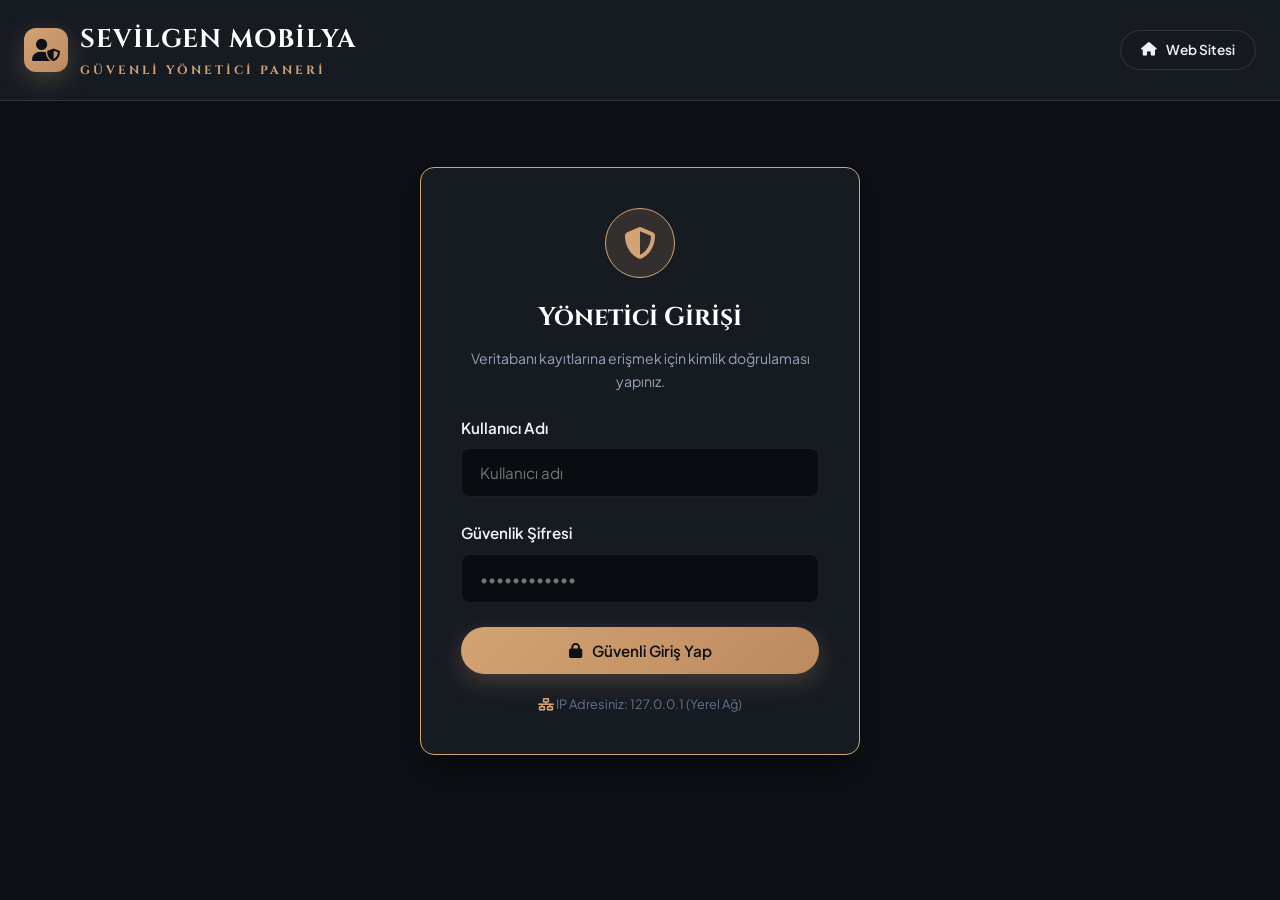
<file: admin.html>
<!DOCTYPE html>
<html lang="tr">
<head>
  <meta charset="UTF-8">
  <meta name="viewport" content="width=device-width, initial-scale=1.0">
  <title>Sevilgen Mobilya | Güvenli Yönetici Paneli & Veritabanı</title>
  <meta name="description" content="Sevilgen Mobilya Yönetici Paneli - Şifreli veritabanı, teklif yönetimi ve IP güvenlik logları.">
  <link rel="stylesheet" href="./style.css">
  <style>
    .admin-header {
      background: #161b22;
      border-bottom: 1px solid var(--border-color);
      padding: 20px 0;
    }

    .login-wrapper {
      min-height: 80vh;
      display: flex;
      align-items: center;
      justify-content: center;
      padding: 20px;
    }

    .login-card {
      background: var(--bg-card);
      border: 1px solid var(--accent-gold);
      border-radius: var(--radius-md);
      padding: 40px;
      width: 100%;
      max-width: 440px;
      box-shadow: 0 15px 40px rgba(0, 0, 0, 0.6);
      text-align: center;
      animation: fadeIn 0.4s ease forwards;
    }

    .login-icon {
      width: 70px;
      height: 70px;
      border-radius: 50%;
      background: rgba(212, 163, 115, 0.15);
      border: 1px solid var(--accent-gold);
      color: var(--accent-gold);
      display: flex;
      align-items: center;
      justify-content: center;
      font-size: 2rem;
      margin: 0 auto 20px;
    }

    .login-error {
      background: rgba(239, 68, 68, 0.15);
      border: 1px solid #ef4444;
      color: #fca5a5;
      padding: 12px;
      border-radius: var(--radius-sm);
      font-size: 0.88rem;
      margin-bottom: 20px;
      display: none;
    }

    #adminDashboardContent {
      display: none;
    }

    .admin-stats-grid {
      display: grid;
      grid-template-columns: repeat(auto-fit, minmax(220px, 1fr));
      gap: 20px;
      margin-bottom: 40px;
    }

    .stat-card {
      background: var(--bg-card);
      border: 1px solid var(--border-light);
      border-radius: var(--radius-md);
      padding: 24px;
      position: relative;
    }

    .stat-card-title {
      font-size: 0.85rem;
      color: var(--text-muted);
      text-transform: uppercase;
      letter-spacing: 1px;
    }

    .stat-card-value {
      font-family: var(--font-heading);
      font-size: 2.2rem;
      font-weight: 700;
      color: var(--accent-gold);
      margin: 8px 0;
    }

    .db-table-wrapper {
      background: var(--bg-card);
      border: 1px solid var(--border-light);
      border-radius: var(--radius-md);
      overflow-x: auto;
      box-shadow: var(--shadow-md);
      margin-bottom: 40px;
    }

    .db-table {
      width: 100%;
      border-collapse: collapse;
      text-align: left;
      font-size: 0.9rem;
    }

    .db-table th {
      background: #090c10;
      color: var(--accent-gold);
      padding: 16px;
      border-bottom: 1px solid var(--border-color);
      font-family: var(--font-heading);
    }

    .db-table td {
      padding: 16px;
      border-bottom: 1px solid var(--border-light);
      color: var(--text-main);
    }

    .db-table tr:hover {
      background: var(--bg-card-hover);
    }

    .badge-status {
      padding: 4px 12px;
      border-radius: var(--radius-full);
      font-size: 0.75rem;
      font-weight: 600;
      text-transform: uppercase;
      display: inline-block;
    }

    .badge-success-log { background: rgba(34, 197, 94, 0.2); color: #4ade80; border: 1px solid #22c55e; }
    .badge-failed-log { background: rgba(239, 68, 68, 0.25); color: #fca5a5; border: 1px solid #ef4444; }

    .search-filter-bar {
      display: flex;
      gap: 16px;
      margin-bottom: 24px;
      flex-wrap: wrap;
      justify-content: space-between;
      align-items: center;
    }

    .search-input {
      max-width: 320px;
    }
  </style>
</head>
<body>

  <!-- Admin Header -->
  <header class="admin-header">
    <div class="container" style="display:flex; justify-content:space-between; align-items:center;">
      <a href="index.html" class="logo">
        <div class="logo-icon"><i class="fa-solid fa-user-shield"></i></div>
        <div>
          <span>SEVİLGEN MOBİLYA</span>
          <span style="display:block; font-size: 0.75rem; color: var(--accent-gold); letter-spacing: 3px;">GÜVENLİ YÖNETİCİ PANERİ</span>
        </div>
      </a>

      <div style="display:flex; gap:12px; align-items:center;">
        <a href="index.html" class="btn btn-outline" style="padding:8px 20px; font-size:0.85rem;"><i class="fa-solid fa-house"></i> Web Sitesi</a>
        <button id="logoutBtn" class="btn btn-outline" style="padding:8px 20px; font-size:0.85rem; color:#ef4444; border-color:rgba(239,68,68,0.4); display:none;" onclick="logoutAdmin()">
          <i class="fa-solid fa-right-from-bracket"></i> Çıkış Yap
        </button>
      </div>
    </div>
  </header>

  <!-- 1. LOGIN SCREEN -->
  <div id="loginScreen" class="login-wrapper">
    <div class="login-card">
      <div class="login-icon">
        <i class="fa-solid fa-shield-halved"></i>
      </div>
      <h2 style="font-family: var(--font-heading); font-size: 1.6rem; color: #fff; margin-bottom: 8px;">Yönetici Girişi</h2>
      <p style="color: var(--text-muted); font-size: 0.88rem; margin-bottom: 24px;">Veritabanı kayıtlarına erişmek için kimlik doğrulaması yapınız.</p>

      <div id="loginErrorMsg" class="login-error">
        <i class="fa-solid fa-triangle-exclamation"></i> Hatalı kullanıcı adı veya şifre! (Giriş denemesi ve IP adresiniz veritabanına kaydedildi)
      </div>

      <form id="adminLoginForm">
        <div class="form-group" style="text-align: left;">
          <label class="form-label">Kullanıcı Adı</label>
          <input type="text" id="adminUsername" class="form-control" placeholder="Kullanıcı adı" required autocomplete="off">
        </div>

        <div class="form-group" style="text-align: left; margin-bottom: 24px;">
          <label class="form-label">Güvenlik Şifresi</label>
          <input type="password" id="adminPassword" class="form-control" placeholder="••••••••••••" required>
        </div>

        <button type="submit" class="btn btn-primary" style="width: 100%; padding: 14px;">
          <i class="fa-solid fa-lock"></i> Güvenli Giriş Yap
        </button>
      </form>

      <div style="margin-top: 20px; font-size: 0.8rem; color: var(--text-dim);">
        <i class="fa-solid fa-network-wired text-gold"></i> IP Adresiniz: <span id="detectedUserIp">Tespit ediliyor...</span>
      </div>
    </div>
  </div>

  <!-- 2. ADMIN DASHBOARD CONTENT -->
  <main id="adminDashboardContent" class="section-padding container">

    <!-- Stat Summary Widgets -->
    <div class="admin-stats-grid">
      <div class="stat-card">
        <div class="stat-card-title">Toplam Gelen Teklif</div>
        <div id="statTotalCount" class="stat-card-value">0</div>
        <span style="font-size:0.8rem; color:var(--text-muted);"><i class="fa-solid fa-envelope text-gold"></i> Form ve teklif istemleri</span>
      </div>

      <div class="stat-card">
        <div class="stat-card-title">Toplam Verilen Fiyat Hacmi</div>
        <div id="statTotalSum" class="stat-card-value">0 ₺</div>
        <span style="font-size:0.8rem; color:var(--text-muted);"><i class="fa-solid fa-chart-line text-gold"></i> Veritabanındaki hesaplanan bütçe</span>
      </div>

      <div class="stat-card">
        <div class="stat-card-title">Hatalı Giriş Denemesi</div>
        <div id="statFailedLogins" class="stat-card-value" style="color: #ef4444;">0</div>
        <span style="font-size:0.8rem; color:var(--text-muted);"><i class="fa-solid fa-user-shield text-gold"></i> IP tabanlı güvenlik logları</span>
      </div>

      <div class="stat-card">
        <div class="stat-card-title">Giriş IP Adresiniz</div>
        <div id="statCurrentIp" class="stat-card-value" style="font-size:1.1rem; margin:16px 0; color:#4ade80;">127.0.0.1</div>
        <span style="font-size:0.8rem; color:var(--text-muted);"><i class="fa-solid fa-network-wired text-gold"></i> SQLite & MySQL REST API</span>
      </div>
    </div>

    <!-- Section 1: Customer Quotes Database Table -->
    <div style="margin-bottom: 20px; display:flex; justify-content:space-between; align-items:center;">
      <h3 style="font-family: var(--font-heading); color:#fff;"><i class="fa-solid fa-table-list text-gold"></i> Müşteri Teklif & Ölçü Veritabanı</h3>
    </div>

    <div class="search-filter-bar">
      <div style="display:flex; gap:12px; flex:1; flex-wrap:wrap;">
        <input type="text" id="adminSearchInput" class="form-control search-input" placeholder="Müşteri adı veya telefon ara...">
        
        <select id="adminStatusFilter" class="form-select" style="max-width: 200px;">
          <option value="all">Tüm Durumlar</option>
          <option value="Yeni">Yeni</option>
          <option value="Arandı">Arandı</option>
          <option value="Teklif Verildi">Teklif Verildi</option>
          <option value="Sipariş Oluştu">Sipariş Oluştu</option>
        </select>
      </div>

      <div style="display:flex; gap:12px;">
        <button id="exportCsvBtn" class="btn btn-outline" style="padding:10px 20px; font-size:0.85rem;">
          <i class="fa-solid fa-file-excel text-gold"></i> CSV / Excel İndir
        </button>
        <button id="addTestQuoteBtn" class="btn btn-primary" style="padding:10px 20px; font-size:0.85rem;">
          <i class="fa-solid fa-plus"></i> Test Teklifi Ekle
        </button>
      </div>
    </div>

    <div class="db-table-wrapper">
      <table class="db-table">
        <thead>
          <tr>
            <th>ID</th>
            <th>Tarih</th>
            <th>Müşteri Ad Soyad</th>
            <th>İletişim Bilgileri</th>
            <th>Mobilya & Ölçü Verisi</th>
            <th>Hesaplanan Fiyat</th>
            <th>Proje Notu</th>
            <th>Durum</th>
            <th>İşlemler</th>
          </tr>
        </thead>
        <tbody id="dbTableBody">
          <!-- Quote Rows -->
        </tbody>
      </table>
    </div>

    <!-- Section 2: Security & Login Logs Table -->
    <div style="margin-bottom: 20px; display:flex; justify-content:space-between; align-items:center;">
      <h3 style="font-family: var(--font-heading); color:#fff;"><i class="fa-solid fa-shield-virus text-gold"></i> Güvenlik & IP Giriş Logları</h3>
      <button onclick="clearLoginLogs()" class="btn btn-outline" style="padding:6px 16px; font-size:0.8rem; color:#ef4444; border-color:rgba(239,68,68,0.3);">
        <i class="fa-solid fa-trash"></i> Logları Temizle
      </button>
    </div>

    <div class="db-table-wrapper">
      <table class="db-table">
        <thead>
          <tr>
            <th>#ID</th>
            <th>Tarih / Saat</th>
            <th>Deneyen Kullanıcı Adı</th>
            <th>Giriş Durumu</th>
            <th>Tespit Edilen IP Adresi</th>
            <th>Güvenlik Notu</th>
          </tr>
        </thead>
        <tbody id="loginLogsTableBody">
          <!-- Login Log Rows -->
        </tbody>
      </table>
    </div>

  </main>

  <script src="./main.js"></script>
  <script>
    const AUTH_USER = 'admin';
    const AUTH_PASS = 'Sevilgen2026!Admin';
    let currentUserIp = '127.0.0.1';
    let loginLogs = [];

    document.addEventListener('DOMContentLoaded', async () => {
      await fetchUserIp();
      checkAuthSession();

      document.getElementById('adminLoginForm').addEventListener('submit', async (e) => {
        e.preventDefault();
        const userInput = document.getElementById('adminUsername').value.trim();
        const passInput = document.getElementById('adminPassword').value.trim();
        const errorEl = document.getElementById('loginErrorMsg');

        if (userInput === AUTH_USER && passInput === AUTH_PASS) {
          // Record successful login
          await recordLoginAttempt(userInput, 'BAŞARILI', currentUserIp);
          sessionStorage.setItem('sevilgen_admin_auth', 'true');
          errorEl.style.display = 'none';
          checkAuthSession();
        } else {
          // Record failed login attempt with IP
          await recordLoginAttempt(userInput || 'Bilinmeyen', 'HATALI GİRİŞ', currentUserIp);
          errorEl.style.display = 'block';
        }
      });

      document.getElementById('adminSearchInput').addEventListener('input', filterAdminTable);
      document.getElementById('adminStatusFilter').addEventListener('change', filterAdminTable);
      document.getElementById('exportCsvBtn').addEventListener('click', exportDatabaseToCSV);
      document.getElementById('addTestQuoteBtn').addEventListener('click', addDemoQuoteRecord);
    });

    async function fetchUserIp() {
      try {
        const res = await fetch('https://api.ipify.org?format=json');
        if (res.ok) {
          const data = await res.json();
          currentUserIp = data.ip || '127.0.0.1';
        }
      } catch(e) {
        currentUserIp = '127.0.0.1 (Yerel Ağ)';
      }
      document.getElementById('detectedUserIp').textContent = currentUserIp;
      document.getElementById('statCurrentIp').textContent = currentUserIp;
    }

    async function recordLoginAttempt(username, status, ip) {
      const logItem = {
        id: Date.now(),
        tarih: new Date().toLocaleString('tr-TR'),
        kullanici_adi: username,
        durum: status,
        ip_adresi: ip
      };

      // 1. Save to WebDB
      let logs = getWebDBLogs();
      logs.unshift(logItem);
      localStorage.setItem('sevilgen_login_logs', JSON.stringify(logs));

      // 2. Server API sync
      fetch(getApiBaseUrl() + '/api/admin/log-giris', {
        method: 'POST',
        headers: { 'Content-Type': 'application/json' },
        body: JSON.stringify({
          kullanici_adi: username,
          durum: status,
          ip_adresi: ip
        })
      }).catch(() => {});
    }

    function getWebDBLogs() {
      try {
        const existing = localStorage.getItem('sevilgen_login_logs');
        if (existing) return JSON.parse(existing);
      } catch(e) {}
      
      // Default demo logs if empty
      return [
        { id: 1, tarih: new Date().toLocaleString('tr-TR'), kullanici_adi: 'admin', durum: 'BAŞARILI', ip_adresi: '127.0.0.1' },
        { id: 2, tarih: new Date().toLocaleString('tr-TR'), kullanici_adi: 'hacker', durum: 'HATALI GİRİŞ', ip_adresi: '185.220.101.5' },
        { id: 3, tarih: new Date().toLocaleString('tr-TR'), kullanici_adi: 'root', durum: 'HATALI GİRİŞ', ip_adresi: '194.26.29.112' }
      ];
    }

    function checkAuthSession() {
      const isAuth = sessionStorage.getItem('sevilgen_admin_auth') === 'true';
      const loginScreen = document.getElementById('loginScreen');
      const dashboard = document.getElementById('adminDashboardContent');
      const logoutBtn = document.getElementById('logoutBtn');

      if (isAuth) {
        loginScreen.style.display = 'none';
        dashboard.style.display = 'block';
        logoutBtn.style.display = 'inline-flex';
        loadAdminDashboard();
        loadLoginLogs();
      } else {
        loginScreen.style.display = 'flex';
        dashboard.style.display = 'none';
        logoutBtn.style.display = 'none';
      }
    }

    function logoutAdmin() {
      sessionStorage.removeItem('sevilgen_admin_auth');
      checkAuthSession();
    }

    let allQuotes = [];

    async function loadAdminDashboard() {
      try {
        const res = await fetch(getApiBaseUrl() + '/api/admin/teklifler');
        if (res.ok) {
          const json = await res.json();
          if (json.data && json.data.length > 0) {
            allQuotes = json.data;
          }
        }
      } catch(e) {}

      if (allQuotes.length === 0) {
        const localData = localStorage.getItem('sevilgen_web_db');
        if (localData) {
          allQuotes = JSON.parse(localData);
        } else {
          allQuotes = [
            { id: 1, tarih: new Date().toLocaleDateString('tr-TR'), ad_soyad: 'Ahmet Yılmaz', telefon: '0533 421 48 12', eposta: 'ahmet@example.com', mobilya_turu: 'Lüks Köşe Koltuk Takımı', malzeme_sinifi: 'Masif Ceviz & İthal İtalyan Kumaş', boyut_olcu: 'Geniş Salon / Dubleks Ölçü', hesaplanan_fiyat: 45500, proje_detaylari: 'Seyhan villamız için özel köşe takımı istiyoruz.', durum: 'Yeni' },
            { id: 2, tarih: new Date().toLocaleDateString('tr-TR'), ad_soyad: 'Mehmet Özkan', telefon: '0544 999 88 77', eposta: 'mehmet@example.com', mobilya_turu: 'Masif Ahşap Yemek Masası & Sandalye Seti', malzeme_sinifi: 'Özel İşçilikli Oymalı Masif Ahşap', boyut_olcu: 'Özel Villa / Malikane Ölçü', hesaplanan_fiyat: 78400, proje_detaylari: '12 kişilik ceviz masa takımı.', durum: 'Arandı' }
          ];
          saveToWebDB();
        }
      }

      renderAdminTable(allQuotes);
      calculateAdminStats(allQuotes);
    }

    async function loadLoginLogs() {
      loginLogs = getWebDBLogs();
      try {
        const res = await fetch(getApiBaseUrl() + '/api/admin/giris-loglari');
        if (res.ok) {
          const json = await res.json();
          if (json.data && json.data.length > 0) loginLogs = json.data;
        }
      } catch(e) {}

      renderLoginLogsTable(loginLogs);
    }

    function renderLoginLogsTable(logs) {
      const tbody = document.getElementById('loginLogsTableBody');
      tbody.innerHTML = '';

      let failedCount = 0;

      logs.forEach(log => {
        if (log.durum === 'HATALI GİRİŞ') failedCount++;
        const tr = document.createElement('tr');
        const isSuccess = log.durum === 'BAŞARILI';

        tr.innerHTML = `
          <td><strong>#${log.id}</strong></td>
          <td style="font-size:0.85rem; color:var(--text-muted);">${log.tarih || '-'}</td>
          <td><strong style="color:${isSuccess?'#fff':'#fca5a5'};">${escapeHtml(log.kullanici_adi)}</strong></td>
          <td><span class="badge-status ${isSuccess?'badge-success-log':'badge-failed-log'}">${log.durum}</span></td>
          <td><code style="background:#090c10; padding:4px 8px; border-radius:4px; color:var(--accent-gold); font-size:0.9rem;">${escapeHtml(log.ip_adresi)}</code></td>
          <td style="font-size:0.8rem; color:var(--text-muted);">${isSuccess ? 'Yetkili oturumu açıldı' : 'Şifre denemesi engellendi (IP kaydedildi)'}</td>
        `;
        tbody.appendChild(tr);
      });

      document.getElementById('statFailedLogins').textContent = failedCount;
    }

    function clearLoginLogs() {
      if (confirm('Güvenlik loglarını temizlemek istediğinize emin misiniz?')) {
        localStorage.removeItem('sevilgen_login_logs');
        loadLoginLogs();
      }
    }

    function renderAdminTable(records) {
      const tbody = document.getElementById('dbTableBody');
      tbody.innerHTML = '';

      if (records.length === 0) {
        tbody.innerHTML = `<tr><td colspan="9" style="text-align:center; padding:30px; color:var(--text-muted);">Henüz veritabanına kayıtlı teklif bulunmamaktadır.</td></tr>`;
        return;
      }

      records.forEach(item => {
        const tr = document.createElement('tr');
        tr.innerHTML = `
          <td><strong>#${item.id}</strong></td>
          <td style="font-size:0.8rem; color:var(--text-muted);">${item.tarih || '-'}</td>
          <td><strong>${escapeHtml(item.ad_soyad)}</strong></td>
          <td>
            <div><i class="fa-solid fa-phone text-gold"></i> ${escapeHtml(item.telefon)}</div>
            <div style="font-size:0.8rem; color:var(--text-muted);">${escapeHtml(item.eposta || '-')}</div>
          </td>
          <td>
            <div><strong style="color:var(--accent-gold);">${escapeHtml(item.mobilya_turu || '-')}</strong></div>
            <div style="font-size:0.8rem; color:var(--text-muted);">${escapeHtml(item.malzeme_sinifi || '-')} | ${escapeHtml(item.boyut_olcu || '-')}</div>
          </td>
          <td><strong style="color:#4ade80; font-size:1.1rem;">${(item.hesaplanan_fiyat || 0).toLocaleString('tr-TR')} ₺</strong></td>
          <td style="max-width:200px; font-size:0.85rem; color:var(--text-muted);">${escapeHtml(item.proje_detaylari || '-')}</td>
          <td>
            <select class="form-select" onchange="updateRecordStatus(${item.id}, this.value)" style="padding:4px 10px; font-size:0.8rem; border-radius:12px;">
              <option value="Yeni" ${item.durum==='Yeni'?'selected':''}>Yeni</option>
              <option value="Arandı" ${item.durum==='Arandı'?'selected':''}>Arandı</option>
              <option value="Teklif Verildi" ${item.durum==='Teklif Verildi'?'selected':''}>Teklif Verildi</option>
              <option value="Sipariş Oluştu" ${item.durum==='Sipariş Oluştu'?'selected':''}>Sipariş Oluştu</option>
            </select>
          </td>
          <td>
            <button onclick="deleteRecord(${item.id})" class="btn btn-outline" style="padding:6px 12px; font-size:0.75rem; color:#ef4444; border-color:rgba(239,68,68,0.3);"><i class="fa-solid fa-trash"></i> Sil</button>
          </td>
        `;
        tbody.appendChild(tr);
      });
    }

    function calculateAdminStats(records) {
      document.getElementById('statTotalCount').textContent = records.length;
      const totalSum = records.reduce((acc, curr) => acc + (parseFloat(curr.hesaplanan_fiyat) || 0), 0);
      document.getElementById('statTotalSum').textContent = totalSum.toLocaleString('tr-TR') + ' ₺';
    }

    function filterAdminTable() {
      const query = document.getElementById('adminSearchInput').value.toLowerCase();
      const statusFilter = document.getElementById('adminStatusFilter').value;

      const filtered = allQuotes.filter(item => {
        const matchesQuery = (item.ad_soyad || '').toLowerCase().includes(query) ||
                             (item.telefon || '').includes(query) ||
                             (item.mobilya_turu || '').toLowerCase().includes(query);

        const matchesStatus = (statusFilter === 'all' || item.durum === statusFilter);
        return matchesQuery && matchesStatus;
      });

      renderAdminTable(filtered);
    }

    function updateRecordStatus(id, newStatus) {
      const idx = allQuotes.findIndex(q => q.id === id);
      if (idx !== -1) {
        allQuotes[idx].durum = newStatus;
        saveToWebDB();
        filterAdminTable();
        fetch(`${getApiBaseUrl()}/api/admin/teklif/${id}/durum`, {
          method: 'PATCH',
          headers: {'Content-Type': 'application/json'},
          body: JSON.stringify({durum: newStatus})
        }).catch(()=>{});
      }
    }

    function deleteRecord(id) {
      if (confirm('Bu teklif kaydını veritabanından silmek istediğinize emin misiniz?')) {
        allQuotes = allQuotes.filter(q => q.id !== id);
        saveToWebDB();
        renderAdminTable(allQuotes);
        calculateAdminStats(allQuotes);

        fetch(`${getApiBaseUrl()}/api/admin/teklif/${id}`, { method: 'DELETE' }).catch(()=>{});
      }
    }

    function addDemoQuoteRecord() {
      const newRecord = {
        id: Date.now(),
        tarih: new Date().toLocaleDateString('tr-TR'),
        ad_soyad: 'Yeni Müşteri (Test)',
        telefon: '0533 ' + Math.floor(1000000 + Math.random() * 9000000),
        eposta: 'test@sevilgenmobilya.com',
        mobilya_turu: 'Lüks Köşe Koltuk Takımı',
        malzeme_sinifi: 'Masif Ceviz & İthal İtalyan Kumaş',
        boyut_olcu: 'Standart Daire Ölçüsü',
        hesaplanan_fiyat: 35000,
        proje_detaylari: 'Web sitesi üzerinden gelen test teklif kaydı.',
        durum: 'Yeni'
      };
      allQuotes.unshift(newRecord);
      saveToWebDB();
      renderAdminTable(allQuotes);
      calculateAdminStats(allQuotes);
    }

    function saveToWebDB() {
      localStorage.setItem('sevilgen_web_db', JSON.stringify(allQuotes));
    }

    function exportDatabaseToCSV() {
      let csvContent = "data:text/csv;charset=utf-8,ID,Tarih,Ad Soyad,Telefon,Eposta,Mobilya Turu,Malzeme,Olcu,Fiyat TL,Durum\n";
      allQuotes.forEach(r => {
        csvContent += `${r.id},"${r.tarih || ''}","${r.ad_soyad || ''}","${r.telefon || ''}","${r.eposta || ''}","${r.mobilya_turu || ''}","${r.malzeme_sinifi || ''}","${r.boyut_olcu || ''}",${r.hesaplanan_fiyat || 0},"${r.durum || ''}"\n`;
      });

      const encodedUri = encodeURI(csvContent);
      const link = document.createElement("a");
      link.setAttribute("href", encodedUri);
      link.setAttribute("download", "sevilgen_mobilya_veritabani.csv");
      document.body.appendChild(link);
      link.click();
      document.body.removeChild(link);
    }

    function escapeHtml(str) {
      if (!str) return '';
      return String(str).replace(/&/g, '&amp;').replace(/</g, '&lt;').replace(/>/g, '&gt;').replace(/"/g, '&quot;');
    }
  </script>
</body>
</html>
</file>
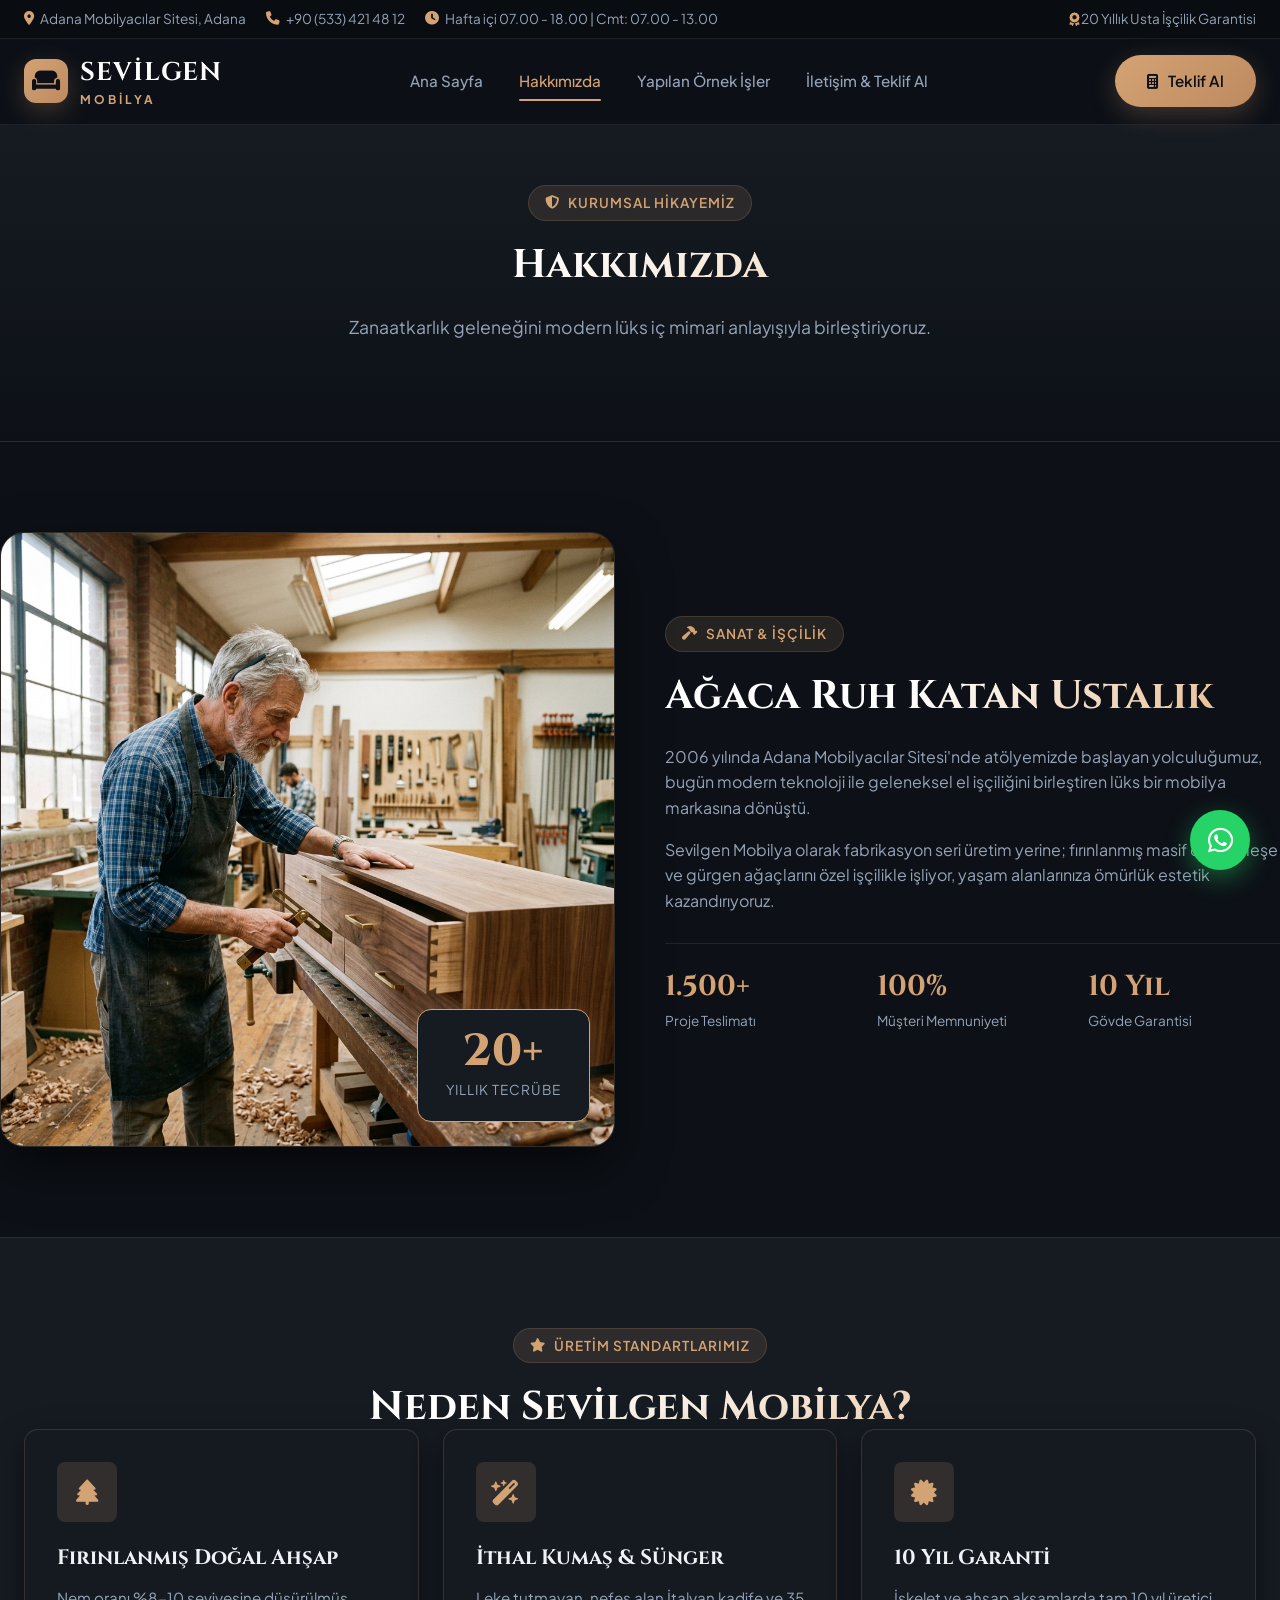
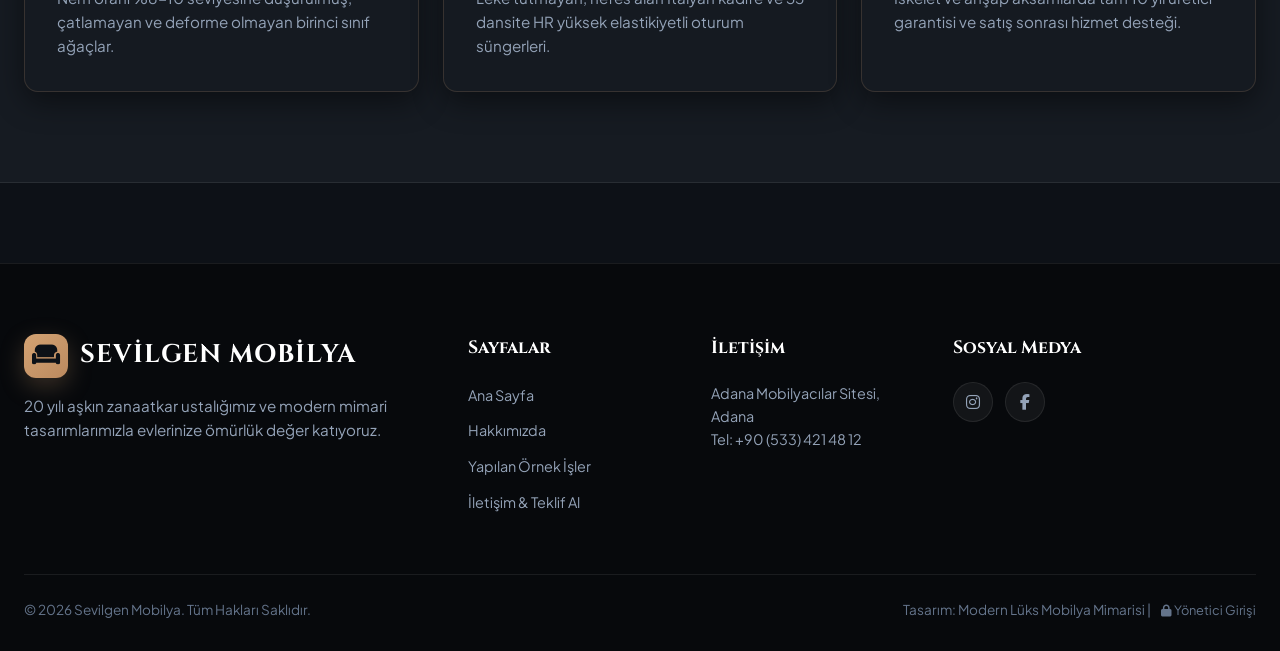
<file: hakkimizda.html>
<!DOCTYPE html>
<html lang="tr">
<head>
  <meta charset="UTF-8">
  <meta name="viewport" content="width=device-width, initial-scale=1.0">
  <title>Hakkımızda | Sevilgen Mobilya - 20 Yıllık Usta İşçilik</title>
  <meta name="description" content="Sevilgen Mobilya marka tarihçesi, masif ahşap işçilik felsefesi ve atölye üretim standartlarımız.">
  <link rel="stylesheet" href="./style.css">
</head>
<body>

  <!-- Top Informational Bar -->
  <div class="top-bar">
    <div class="container">
      <div class="top-bar-info">
        <span><i class="fa-solid fa-location-dot"></i> Adana Mobilyacılar Sitesi, Adana</span>
        <span><i class="fa-solid fa-phone"></i> +90 (533) 421 48 12</span>
        <span><i class="fa-solid fa-clock"></i> Hafta içi 07.00 - 18.00 | Cmt: 07.00 - 13.00</span>
      </div>
      <div class="top-bar-social">
        <span><i class="fa-solid fa-award text-gold"></i> 20 Yıllık Usta İşçilik Garantisi</span>
      </div>
    </div>
  </div>

  <!-- Header -->
  <header class="navbar">
    <div class="container">
      <a href="index.html" class="logo">
        <div class="logo-icon"><i class="fa-solid fa-couch"></i></div>
        <div>
          <span>SEVİLGEN</span>
          <span style="display:block; font-size: 0.75rem; font-family: var(--font-body); color: var(--accent-gold); letter-spacing: 3px; margin-top:-4px;">MOBİLYA</span>
        </div>
      </a>

      <nav class="nav-links">
        <a href="index.html" class="nav-link">Ana Sayfa</a>
        <a href="hakkimizda.html" class="nav-link active">Hakkımızda</a>
        <a href="ornek-isler.html" class="nav-link">Yapılan Örnek İşler</a>
        <a href="iletisim.html" class="nav-link">İletişim & Teklif Al</a>
      </nav>

      <div class="nav-actions">
        <a href="iletisim.html" class="btn btn-primary">
          <i class="fa-solid fa-calculator"></i> Teklif Al
        </a>
        <button class="mobile-toggle" aria-label="Mobil Menü"><i class="fa-solid fa-bars"></i></button>
      </div>
    </div>
  </header>

  <!-- Header Hero Banner for Hakkımızda -->
  <section style="background: linear-gradient(180deg, #161b22 0%, #0d1117 100%); padding: 60px 0; border-bottom: 1px solid var(--border-light); text-align: center;">
    <div class="container">
      <span class="badge"><i class="fa-solid fa-shield-halved"></i> Kurumsal Hikayemiz</span>
      <h1 class="section-title">Hakkımızda</h1>
      <p class="section-subtitle" style="margin-left: auto; margin-right: auto;">Zanaatkarlık geleneğini modern lüks iç mimari anlayışıyla birleştiriyoruz.</p>
    </div>
  </section>

  <!-- Main Content -->
  <section class="section-padding container">
    <div class="about-section-grid">
      <div class="about-img-container">
        <img src="images/craftsmanship.png" alt="Sevilgen Mobilya Atölye ve İşçilik">
        <div class="about-experience-badge">
          <div class="exp-number">20+</div>
          <div class="exp-text">Yıllık Tecrübe</div>
        </div>
      </div>

      <div>
        <span class="badge"><i class="fa-solid fa-hammer"></i> Sanat & İşçilik</span>
        <h2 class="section-title">Ağaca Ruh Katan Ustalık</h2>
        <p style="color: var(--text-muted); margin-bottom: 16px;">2006 yılında Adana Mobilyacılar Sitesi'nde atölyemizde başlayan yolculuğumuz, bugün modern teknoloji ile geleneksel el işçiliğini birleştiren lüks bir mobilya markasına dönüştü.</p>
        <p style="color: var(--text-muted); margin-bottom: 24px;">Sevilgen Mobilya olarak fabrikasyon seri üretim yerine; fırınlanmış masif ceviz, meşe ve gürgen ağaçlarını özel işçilikle işliyor, yaşam alanlarınıza ömürlük estetik kazandırıyoruz.</p>

        <div class="about-stats">
          <div class="stat-item">
            <h4>1.500+</h4>
            <p>Proje Teslimatı</p>
          </div>
          <div class="stat-item">
            <h4>100%</h4>
            <p>Müşteri Memnuniyeti</p>
          </div>
          <div class="stat-item">
            <h4>10 Yıl</h4>
            <p>Gövde Garantisi</p>
          </div>
        </div>
      </div>
    </div>
  </section>

  <!-- Production Quality Standard Section -->
  <section class="section-padding" style="background: var(--bg-card); border-top: 1px solid var(--border-light); border-bottom: 1px solid var(--border-light);">
    <div class="container">
      <div style="text-align: center; margin-bottom: 50px;">
        <span class="badge"><i class="fa-solid fa-star"></i> Üretim Standartlarımız</span>
        <h2 class="section-title">Neden Sevilgen Mobilya?</h2>
      </div>

      <div class="features-grid">
        <div class="feature-card">
          <div class="feature-icon"><i class="fa-solid fa-tree"></i></div>
          <h3 class="feature-title">Fırınlanmış Doğal Ahşap</h3>
          <p class="feature-desc">Nem oranı %8-10 seviyesine düşürülmüş, çatlamayan ve deforme olmayan birinci sınıf ağaçlar.</p>
        </div>

        <div class="feature-card">
          <div class="feature-icon"><i class="fa-solid fa-wand-magic-sparkles"></i></div>
          <h3 class="feature-title">İthal Kumaş & Sünger</h3>
          <p class="feature-desc">Leke tutmayan, nefes alan İtalyan kadife ve 35 dansite HR yüksek elastikiyetli oturum süngerleri.</p>
        </div>

        <div class="feature-card">
          <div class="feature-icon"><i class="fa-solid fa-certificate"></i></div>
          <h3 class="feature-title">10 Yıl Garanti</h3>
          <p class="feature-desc">İskelet ve ahşap aksamlarda tam 10 yıl üretici garantisi ve satış sonrası hizmet desteği.</p>
        </div>
      </div>
    </div>
  </section>

  <!-- WhatsApp Floating Action Button -->
  <a href="https://wa.me/905334214812?text=Merhaba,%20Hakk%C4%B1n%C4%B1zda%20sayfan%C4%B1zdan%20ula%C5%9F%C4%B1yorum." target="_blank" class="whatsapp-float" aria-label="WhatsApp İletişim">
    <i class="fa-brands fa-whatsapp"></i>
  </a>

  <!-- Footer -->
  <footer class="footer">
    <div class="container">
      <div class="footer-grid">
        <div class="footer-brand">
          <div class="logo">
            <div class="logo-icon"><i class="fa-solid fa-couch"></i></div>
            <span>SEVİLGEN MOBİLYA</span>
          </div>
          <p>20 yılı aşkın zanaatkar ustalığımız ve modern mimari tasarımlarımızla evlerinize ömürlük değer katıyoruz.</p>
        </div>
        <div>
          <h4 class="footer-title">Sayfalar</h4>
          <ul class="footer-links">
            <li><a href="index.html">Ana Sayfa</a></li>
            <li><a href="hakkimizda.html">Hakkımızda</a></li>
            <li><a href="ornek-isler.html">Yapılan Örnek İşler</a></li>
            <li><a href="iletisim.html">İletişim & Teklif Al</a></li>
          </ul>
        </div>
        <div>
          <h4 class="footer-title">İletişim</h4>
          <p style="color:var(--text-muted); font-size:0.9rem;">Adana Mobilyacılar Sitesi, Adana<br>Tel: +90 (533) 421 48 12</p>
        </div>
        <div>
          <h4 class="footer-title">Sosyal Medya</h4>
          <div class="social-links">
            <a href="#" class="social-icon"><i class="fa-brands fa-instagram"></i></a>
            <a href="#" class="social-icon"><i class="fa-brands fa-facebook-f"></i></a>
          </div>
        </div>
      </div>
      <div class="footer-bottom">
        <p>&copy; 2026 Sevilgen Mobilya. Tüm Hakları Saklıdır.</p>
        <p>Tasarım: Modern Lüks Mobilya Mimarisi | <a href="admin.html" style="color:var(--text-dim); text-decoration:none; font-size:0.8rem; margin-left:8px;" title="Yönetici Girişi"><i class="fa-solid fa-lock" style="font-size:0.75rem;"></i> Yönetici Girişi</a></p>
      </div>
    </div>
  </footer>

  <script src="./main.js"></script>
</body>
</html>
</file>
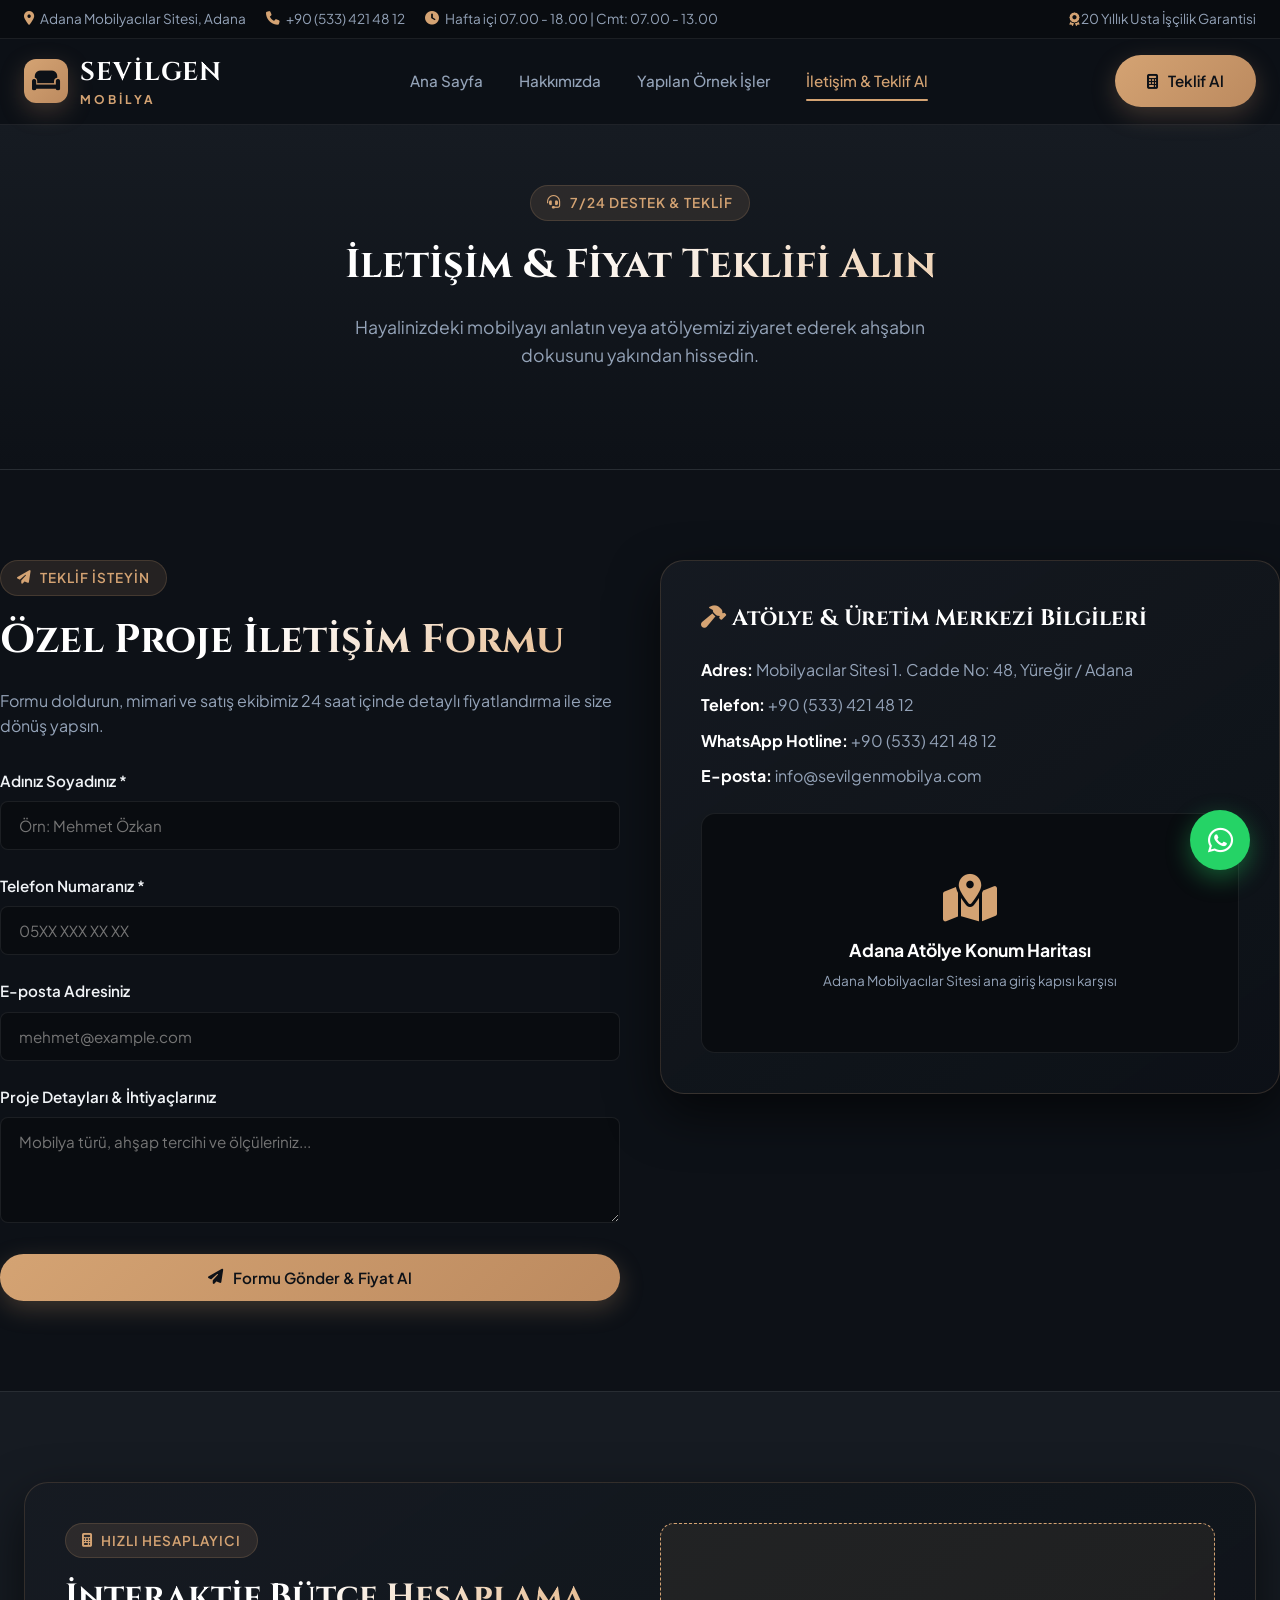
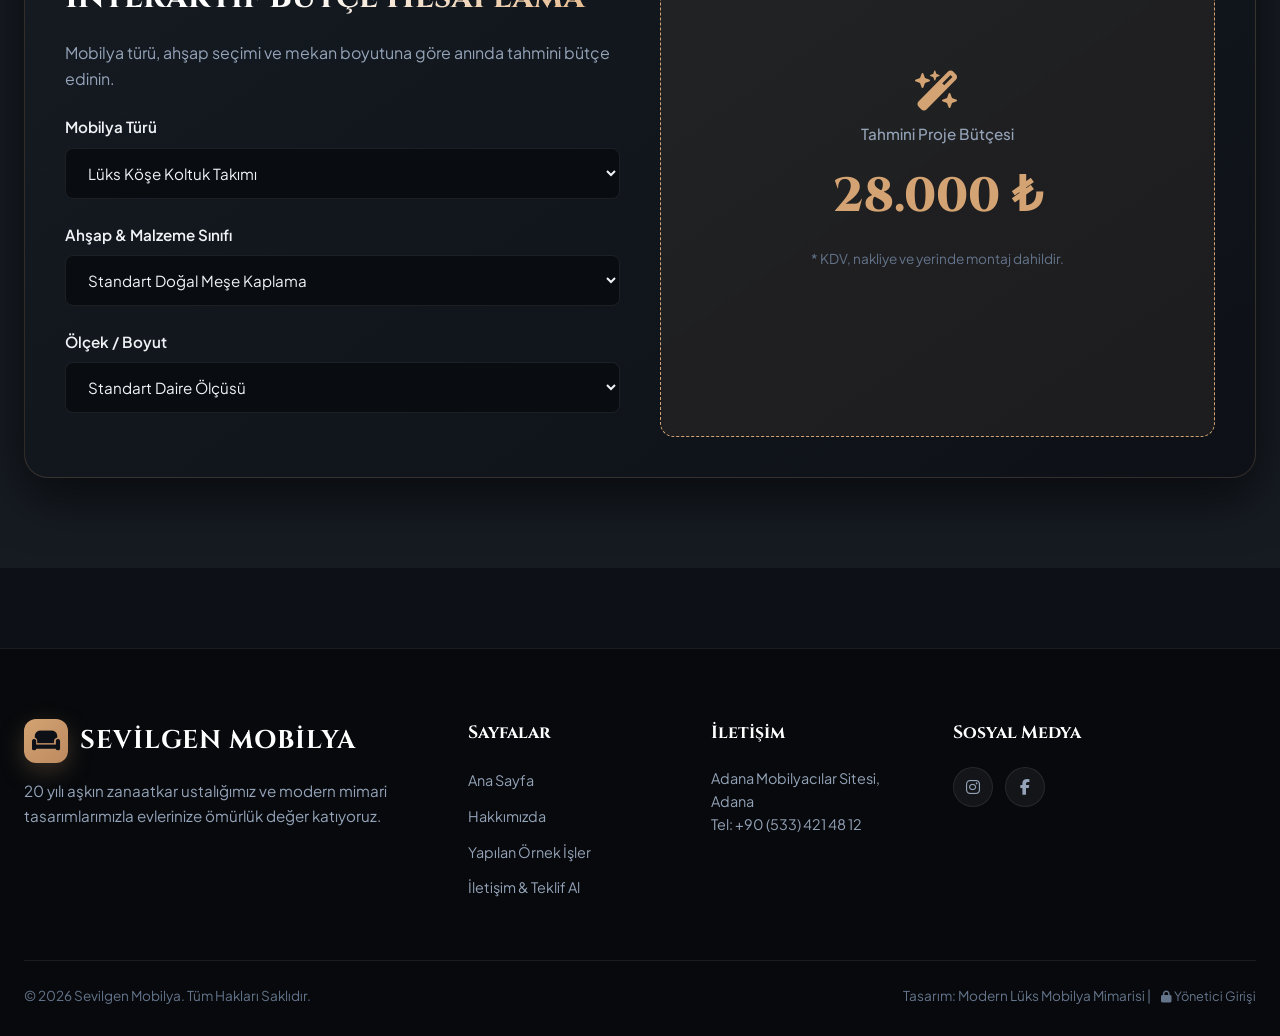
<file: iletisim.html>
<!DOCTYPE html>
<html lang="tr">
<head>
  <meta charset="UTF-8">
  <meta name="viewport" content="width=device-width, initial-scale=1.0">
  <title>İletişim & Fiyat Teklifi | Sevilgen Mobilya</title>
  <meta name="description" content="Sevilgen Mobilya iletişim bilgileri, Adana Mobilyacılar Sitesi'ndeki atölye konumu, WhatsApp hattı ve anlık mobilya bütçe teklif hesaplayıcısı.">
  <link rel="stylesheet" href="./style.css">
</head>
<body>

  <!-- Top Informational Bar -->
  <div class="top-bar">
    <div class="container">
      <div class="top-bar-info">
        <span><i class="fa-solid fa-location-dot"></i> Adana Mobilyacılar Sitesi, Adana</span>
        <span><i class="fa-solid fa-phone"></i> +90 (533) 421 48 12</span>
        <span><i class="fa-solid fa-clock"></i> Hafta içi 07.00 - 18.00 | Cmt: 07.00 - 13.00</span>
      </div>
      <div class="top-bar-social">
        <span><i class="fa-solid fa-award text-gold"></i> 20 Yıllık Usta İşçilik Garantisi</span>
      </div>
    </div>
  </div>

  <!-- Header -->
  <header class="navbar">
    <div class="container">
      <a href="index.html" class="logo">
        <div class="logo-icon"><i class="fa-solid fa-couch"></i></div>
        <div>
          <span>SEVİLGEN</span>
          <span style="display:block; font-size: 0.75rem; font-family: var(--font-body); color: var(--accent-gold); letter-spacing: 3px; margin-top:-4px;">MOBİLYA</span>
        </div>
      </a>

      <nav class="nav-links">
        <a href="index.html" class="nav-link">Ana Sayfa</a>
        <a href="hakkimizda.html" class="nav-link">Hakkımızda</a>
        <a href="ornek-isler.html" class="nav-link">Yapılan Örnek İşler</a>
        <a href="iletisim.html" class="nav-link active">İletişim & Teklif Al</a>
      </nav>

      <div class="nav-actions">
        <a href="iletisim.html" class="btn btn-primary">
          <i class="fa-solid fa-calculator"></i> Teklif Al
        </a>
        <button class="mobile-toggle" aria-label="Mobil Menü"><i class="fa-solid fa-bars"></i></button>
      </div>
    </div>
  </header>

  <!-- Banner Header -->
  <section style="background: linear-gradient(180deg, #161b22 0%, #0d1117 100%); padding: 60px 0; border-bottom: 1px solid var(--border-light); text-align: center;">
    <div class="container">
      <span class="badge"><i class="fa-solid fa-headset"></i> 7/24 Destek & Teklif</span>
      <h1 class="section-title">İletişim & Fiyat Teklifi Alın</h1>
      <p class="section-subtitle" style="margin-left: auto; margin-right: auto;">Hayalinizdeki mobilyayı anlatın veya atölyemizi ziyaret ederek ahşabın dokusunu yakından hissedin.</p>
    </div>
  </section>

  <!-- Form & Map Section -->
  <section class="section-padding container">
    <div class="calc-grid">
      <div>
        <span class="badge"><i class="fa-solid fa-paper-plane"></i> Teklif İsteyin</span>
        <h2 class="section-title">Özel Proje İletişim Formu</h2>
        <p style="color:var(--text-muted); margin-bottom: 30px;">Formu doldurun, mimari ve satış ekibimiz 24 saat içinde detaylı fiyatlandırma ile size dönüş yapsın.</p>

        <form action="https://formsubmit.co/kaansevilgen01@gmail.com" method="POST" class="ajax-contact-form">
          <input type="hidden" name="_subject" value="Sevilgen Mobilya - İletişim Sayfası Form Mesajı!">
          <input type="hidden" name="_captcha" value="false">
          <input type="hidden" name="_template" value="table">

          <div class="form-group">
            <label class="form-label" for="contactName">Adınız Soyadınız *</label>
            <input type="text" id="contactName" name="Ad_Soyad" class="form-control" placeholder="Örn: Mehmet Özkan" required>
          </div>
          <div class="form-group">
            <label class="form-label" for="contactPhone">Telefon Numaranız *</label>
            <input type="tel" id="contactPhone" name="Telefon" class="form-control" placeholder="05XX XXX XX XX" required>
          </div>
          <div class="form-group">
            <label class="form-label" for="contactEmail">E-posta Adresiniz</label>
            <input type="email" id="contactEmail" name="Eposta" class="form-control" placeholder="mehmet@example.com">
          </div>
          <div class="form-group">
            <label class="form-label" for="contactDetails">Proje Detayları & İhtiyaçlarınız</label>
            <textarea id="contactDetails" name="Proje_Detaylari" class="form-control" rows="4" placeholder="Mobilya türü, ahşap tercihi ve ölçüleriniz..."></textarea>
          </div>
          <button type="submit" class="btn btn-primary submit-btn" style="width: 100%;">
            <i class="fa-solid fa-paper-plane"></i> Formu Gönder & Fiyat Al
          </button>
        </form>
      </div>

      <div>
        <div class="calculator-card">
          <h3 class="footer-title" style="font-size: 1.4rem; margin-bottom: 20px;"><i class="fa-solid fa-hammer text-gold"></i> Atölye & Üretim Merkezi Bilgileri</h3>
                    <div style="margin-bottom: 24px; color: var(--text-muted);">
              <p><strong style="color:#fff;">Adres:</strong> Mobilyacılar Sitesi 1. Cadde No: 48, Yüreğir / Adana</p>
              <p style="margin-top:10px;"><strong style="color:#fff;">Telefon:</strong> +90 (533) 421 48 12</p>
              <p style="margin-top:10px;"><strong style="color:#fff;">WhatsApp Hotline:</strong> +90 (533) 421 48 12</p>
              <p style="margin-top:10px;"><strong style="color:#fff;">E-posta:</strong> info@sevilgenmobilya.com</p>
            </div>

            <div style="border-radius: var(--radius-md); overflow: hidden; border: 1px solid var(--border-light); height: 240px; background: #090c10; display: flex; align-items: center; justify-content: center; text-align: center; color: var(--text-muted); padding: 20px;">
              <div>
                <i class="fa-solid fa-map-location-dot text-gold" style="font-size: 3rem; margin-bottom: 14px;"></i>
                <p><strong style="color:#fff; font-size:1.1rem;">Adana Atölye Konum Haritası</strong></p>
                <p style="font-size: 0.85rem; margin-top: 6px;">Adana Mobilyacılar Sitesi ana giriş kapısı karşısı</p>
            </div>
          </div>
        </div>
      </div>
    </div>
  </section>

  <!-- Interactive Calculator Section on Contact Page -->
  <section class="section-padding" style="background: var(--bg-card); border-top: 1px solid var(--border-light);">
    <div class="container">
      <div class="calculator-card">
        <div class="calc-grid">
          <div>
            <span class="badge"><i class="fa-solid fa-calculator"></i> Hızlı Hesaplayıcı</span>
            <h2 class="section-title" style="font-size: 2.1rem;">İnteraktif Bütçe Hesaplama</h2>
            <p style="color: var(--text-muted); margin-bottom: 24px;">Mobilya türü, ahşap seçimi ve mekan boyutuna göre anında tahmini bütçe edinin.</p>
            
            <form id="furnitureCalcForm">
              <div class="form-group">
                <label class="form-label" for="calcType">Mobilya Türü</label>
                <select id="calcType" class="form-select">
                  <option value="28000">Lüks Köşe Koltuk Takımı</option>
                  <option value="35000">Masif Ahşap Yemek Masası & Sandalye Seti</option>
                  <option value="42000">Komple Yatak Odası Takımı</option>
                  <option value="22000">Modern Akustik TV Ünitesi</option>
                  <option value="50000">Özel İmalat Ada Mutfak</option>
                </select>
              </div>

              <div class="form-group">
                <label class="form-label" for="calcMaterial">Ahşap & Malzeme Sınıfı</label>
                <select id="calcMaterial" class="form-select">
                  <option value="1">Standart Doğal Meşe Kaplama</option>
                  <option value="1.25">Masif Ceviz & İthal İtalyan Kumaş (+25%)</option>
                  <option value="1.4">Özel İşçilikli Oymalı Masif Ahşap (+40%)</option>
                </select>
              </div>

              <div class="form-group">
                <label class="form-label" for="calcSize">Ölçek / Boyut</label>
                <select id="calcSize" class="form-select">
                  <option value="1">Standart Daire Ölçüsü</option>
                  <option value="1.3">Geniş Salon / Dubleks Ölçü (+30%)</option>
                  <option value="1.6">Özel Villa / Malikane Ölçü (+60%)</option>
                </select>
              </div>
            </form>
          </div>

          <div class="estimate-result-box">
            <i class="fa-solid fa-wand-magic-sparkles text-gold" style="font-size: 2.5rem; margin-bottom: 12px;"></i>
            <span style="color: var(--text-muted); font-size: 0.95rem; font-weight: 500;">Tahmini Proje Bütçesi</span>
            <div id="estimateAmount" class="estimate-amount">28.000 ₺</div>
            <p style="color: var(--text-dim); font-size: 0.85rem; margin-bottom: 20px;">* KDV, nakliye ve yerinde montaj dahildir.</p>
          </div>
        </div>
      </div>
    </div>
  </section>

  <!-- WhatsApp Floating Action Button -->
  <a href="https://wa.me/905334214812?text=Merhaba,%20%C4%B0letisi%C5%9Fim%20sayfan%C4%B1zdan%20ula%C5%9F%C4%B1yorum." target="_blank" class="whatsapp-float" aria-label="WhatsApp İletişim">
    <i class="fa-brands fa-whatsapp"></i>
  </a>

  <!-- Footer -->
  <footer class="footer">
    <div class="container">
      <div class="footer-grid">
        <div class="footer-brand">
          <div class="logo">
            <div class="logo-icon"><i class="fa-solid fa-couch"></i></div>
            <span>SEVİLGEN MOBİLYA</span>
          </div>
          <p>20 yılı aşkın zanaatkar ustalığımız ve modern mimari tasarımlarımızla evlerinize ömürlük değer katıyoruz.</p>
        </div>
        <div>
          <h4 class="footer-title">Sayfalar</h4>
          <ul class="footer-links">
            <li><a href="index.html">Ana Sayfa</a></li>
            <li><a href="hakkimizda.html">Hakkımızda</a></li>
            <li><a href="ornek-isler.html">Yapılan Örnek İşler</a></li>
            <li><a href="iletisim.html">İletişim & Teklif Al</a></li>
          </ul>
        </div>
        <div>
          <h4 class="footer-title">İletişim</h4>
          <p style="color:var(--text-muted); font-size:0.9rem;">Adana Mobilyacılar Sitesi, Adana<br>Tel: +90 (533) 421 48 12</p>
        </div>
        <div>
          <h4 class="footer-title">Sosyal Medya</h4>
          <div class="social-links">
            <a href="#" class="social-icon"><i class="fa-brands fa-instagram"></i></a>
            <a href="#" class="social-icon"><i class="fa-brands fa-facebook-f"></i></a>
          </div>
        </div>
      </div>
      <div class="footer-bottom">
        <p>&copy; 2026 Sevilgen Mobilya. Tüm Hakları Saklıdır.</p>
        <p>Tasarım: Modern Lüks Mobilya Mimarisi | <a href="admin.html" style="color:var(--text-dim); text-decoration:none; font-size:0.8rem; margin-left:8px;" title="Yönetici Girişi"><i class="fa-solid fa-lock" style="font-size:0.75rem;"></i> Yönetici Girişi</a></p>
      </div>
    </div>
  </footer>

  <script src="./main.js"></script>
</body>
</html>
</file>
<file: style.css>
/* ==========================================================================
   SEVİLGEN MOBİLYA - LÜKS & MODERN WEB SİTESİ CSS TASARIM SİSTEMİ
   ========================================================================== */

@import url('https://fonts.googleapis.com/css2?family=Cinzel:wght@500;600;700;800&family=Plus+Jakarta+Sans:wght@300;400;500;600;700;800&display=swap');
@import url('https://cdnjs.cloudflare.com/ajax/libs/font-awesome/6.5.1/css/all.min.css');

:root {
  /* Renk Paleti - Derin Lüks Füme & Sıcak Ahşap Bronz */
  --bg-dark: #0d1117;
  --bg-card: #161b22;
  --bg-card-hover: #1f2631;
  --bg-glass: rgba(22, 27, 34, 0.75);
  --border-color: rgba(212, 163, 115, 0.18);
  --border-light: rgba(255, 255, 255, 0.08);

  --accent-gold: #d4a373;
  --accent-gold-bright: #e2b17f;
  --accent-bronze: #bc8a5f;
  --accent-glow: rgba(212, 163, 115, 0.35);

  --text-main: #f0f3f6;
  --text-muted: #94a3b8;
  --text-dim: #64748b;

  --shadow-sm: 0 4px 12px rgba(0, 0, 0, 0.3);
  --shadow-md: 0 10px 30px rgba(0, 0, 0, 0.45);
  --shadow-lg: 0 20px 50px rgba(0, 0, 0, 0.6);
  --shadow-gold: 0 8px 25px rgba(212, 163, 115, 0.25);

  --font-heading: 'Cinzel', serif;
  --font-body: 'Plus Jakarta Sans', sans-serif;

  --radius-sm: 8px;
  --radius-md: 14px;
  --radius-lg: 24px;
  --radius-full: 9999px;

  --transition-fast: 0.25s cubic-bezier(0.4, 0, 0.2, 1);
  --transition-normal: 0.4s cubic-bezier(0.4, 0, 0.2, 1);
}

/* Reset & Base */
*, *::before, *::after {
  box-sizing: border-box;
  margin: 0;
  padding: 0;
}

html {
  scroll-behavior: smooth;
  font-size: 16px;
}

body {
  font-family: var(--font-body);
  background-color: var(--bg-dark);
  color: var(--text-main);
  line-height: 1.6;
  overflow-x: hidden;
}

a {
  color: inherit;
  text-decoration: none;
  transition: var(--transition-fast);
}

img {
  max-width: 100%;
  height: auto;
  display: block;
}

ul {
  list-style: none;
}

button {
  cursor: pointer;
  border: none;
  background: none;
  font-family: inherit;
  color: inherit;
}

/* Container */
.container {
  width: 100%;
  max-width: 1280px;
  margin: 0 auto;
  padding: 0 24px;
}

/* Utility Classes */
.text-gold { color: var(--accent-gold); }
.font-heading { font-family: var(--font-heading); }
.badge {
  display: inline-flex;
  align-items: center;
  gap: 8px;
  padding: 6px 16px;
  border-radius: var(--radius-full);
  background: rgba(212, 163, 115, 0.12);
  border: 1px solid var(--border-color);
  color: var(--accent-gold);
  font-size: 0.85rem;
  font-weight: 600;
  letter-spacing: 1px;
  text-transform: uppercase;
}

.section-title {
  font-family: var(--font-heading);
  font-size: 2.5rem;
  font-weight: 700;
  margin-top: 12px;
  margin-bottom: 16px;
  background: linear-gradient(135deg, #ffffff 40%, var(--accent-gold-bright) 100%);
  -webkit-background-clip: text;
  background-clip: text;
  -webkit-text-fill-color: transparent;
}

.section-subtitle {
  color: var(--text-muted);
  font-size: 1.1rem;
  max-width: 650px;
  margin-bottom: 40px;
}

.section-padding {
  padding: 90px 0;
}

/* Buttons */
.btn {
  display: inline-flex;
  align-items: center;
  justify-content: center;
  gap: 10px;
  padding: 14px 32px;
  border-radius: var(--radius-full);
  font-weight: 600;
  font-size: 0.95rem;
  transition: var(--transition-normal);
  position: relative;
  overflow: hidden;
  z-index: 1;
}

.btn-primary {
  background: linear-gradient(135deg, var(--accent-gold) 0%, var(--accent-bronze) 100%);
  color: #0d1117;
  box-shadow: var(--shadow-gold);
}

.btn-primary:hover {
  transform: translateY(-3px);
  box-shadow: 0 12px 30px rgba(212, 163, 115, 0.4);
  background: linear-gradient(135deg, var(--accent-gold-bright) 0%, var(--accent-gold) 100%);
}

.btn-outline {
  border: 1px solid var(--border-color);
  background: var(--bg-glass);
  backdrop-filter: blur(10px);
  color: var(--text-main);
}

.btn-outline:hover {
  border-color: var(--accent-gold);
  color: var(--accent-gold);
  background: rgba(212, 163, 115, 0.1);
  transform: translateY(-3px);
}

/* Top Notification Bar */
.top-bar {
  background: #090c10;
  border-bottom: 1px solid var(--border-light);
  padding: 8px 0;
  font-size: 0.85rem;
  color: var(--text-muted);
}

.top-bar .container {
  display: flex;
  justify-content: space-between;
  align-items: center;
}

.top-bar-info {
  display: flex;
  gap: 20px;
}

.top-bar-info span {
  display: flex;
  align-items: center;
  gap: 6px;
}

.top-bar-info i {
  color: var(--accent-gold);
}

/* Sticky Navbar */
.navbar {
  position: sticky;
  top: 0;
  left: 0;
  width: 100%;
  z-index: 1000;
  background: rgba(13, 17, 23, 0.88);
  backdrop-filter: blur(16px);
  border-bottom: 1px solid var(--border-light);
  transition: var(--transition-fast);
}

.navbar .container {
  display: flex;
  align-items: center;
  justify-content: space-between;
  height: 85px;
}

.logo {
  display: flex;
  align-items: center;
  gap: 12px;
  font-family: var(--font-heading);
  font-size: 1.6rem;
  font-weight: 700;
  color: #fff;
  letter-spacing: 1px;
}

.logo-icon {
  width: 44px;
  height: 44px;
  border-radius: 12px;
  background: linear-gradient(135deg, var(--accent-gold), var(--accent-bronze));
  display: flex;
  align-items: center;
  justify-content: center;
  color: #0d1117;
  font-size: 1.4rem;
  box-shadow: var(--shadow-gold);
}

.nav-links {
  display: flex;
  align-items: center;
  gap: 36px;
}

.nav-link {
  font-weight: 500;
  font-size: 0.95rem;
  color: var(--text-muted);
  position: relative;
  padding: 8px 0;
}

.nav-link:hover,
.nav-link.active {
  color: var(--accent-gold);
}

.nav-link::after {
  content: '';
  position: absolute;
  bottom: 0;
  left: 0;
  width: 0;
  height: 2px;
  background: var(--accent-gold);
  transition: var(--transition-fast);
  border-radius: 2px;
}

.nav-link:hover::after,
.nav-link.active::after {
  width: 100%;
}

.nav-actions {
  display: flex;
  align-items: center;
  gap: 16px;
}

.mobile-toggle {
  display: none;
  font-size: 1.5rem;
  color: var(--text-main);
  padding: 8px;
}

/* Hero Banner Slider */
.hero-slider-section {
  position: relative;
  width: 100%;
  height: calc(100vh - 120px);
  min-height: 600px;
  max-height: 800px;
  overflow: hidden;
  background: #000;
}

.slider-wrapper {
  position: relative;
  width: 100%;
  height: 100%;
}

.slide {
  position: absolute;
  inset: 0;
  opacity: 0;
  visibility: hidden;
  transition: opacity 0.8s ease-in-out, visibility 0.8s ease-in-out;
  display: flex;
  align-items: center;
}

.slide.active {
  opacity: 1;
  visibility: visible;
}

.slide-bg {
  position: absolute;
  inset: 0;
  width: 100%;
  height: 100%;
  object-fit: cover;
  transform: scale(1.05);
  transition: transform 6s ease;
  filter: brightness(0.65) contrast(1.1);
}

.slide.active .slide-bg {
  transform: scale(1);
}

.slide-overlay {
  position: absolute;
  inset: 0;
  background: linear-gradient(
    90deg,
    rgba(13, 17, 23, 0.92) 0%,
    rgba(13, 17, 23, 0.65) 50%,
    rgba(13, 17, 23, 0.2) 100%
  );
}

.slide-content {
  position: relative;
  z-index: 10;
  max-width: 700px;
  transform: translateY(30px);
  transition: transform 0.8s ease, opacity 0.8s ease;
  opacity: 0;
}

.slide.active .slide-content {
  transform: translateY(0);
  opacity: 1;
}

.slide-title {
  font-family: var(--font-heading);
  font-size: 3.5rem;
  font-weight: 700;
  line-height: 1.15;
  margin: 16px 0;
  color: #fff;
  text-shadow: 0 4px 20px rgba(0, 0, 0, 0.5);
}

.slide-desc {
  font-size: 1.15rem;
  color: var(--text-muted);
  margin-bottom: 32px;
  line-height: 1.7;
}

.slide-buttons {
  display: flex;
  gap: 16px;
  flex-wrap: wrap;
}

/* Slider Controls */
.slider-arrow {
  position: absolute;
  top: 50%;
  transform: translateY(-50%);
  z-index: 20;
  width: 52px;
  height: 52px;
  border-radius: 50%;
  background: rgba(22, 27, 34, 0.7);
  border: 1px solid var(--border-color);
  color: var(--text-main);
  display: flex;
  align-items: center;
  justify-content: center;
  font-size: 1.2rem;
  backdrop-filter: blur(10px);
  transition: var(--transition-fast);
}

.slider-arrow:hover {
  background: var(--accent-gold);
  color: #0d1117;
  box-shadow: var(--shadow-gold);
}

.slider-arrow.prev { left: 24px; }
.slider-arrow.next { right: 24px; }

.slider-dots {
  position: absolute;
  bottom: 30px;
  left: 50%;
  transform: translateX(-50%);
  z-index: 20;
  display: flex;
  gap: 12px;
}

.dot {
  width: 14px;
  height: 14px;
  border-radius: 50%;
  background: rgba(255, 255, 255, 0.3);
  border: 1px solid transparent;
  transition: var(--transition-fast);
  cursor: pointer;
}

.dot.active {
  background: var(--accent-gold);
  width: 38px;
  border-radius: 10px;
  box-shadow: var(--shadow-gold);
}

/* Feature Highlights Grid */
.features-grid {
  display: grid;
  grid-template-columns: repeat(auto-fit, minmax(280px, 1fr));
  gap: 24px;
  margin-top: -60px;
  position: relative;
  z-index: 30;
}

.feature-card {
  background: var(--bg-glass);
  backdrop-filter: blur(16px);
  border: 1px solid var(--border-color);
  border-radius: var(--radius-md);
  padding: 32px;
  transition: var(--transition-normal);
  box-shadow: var(--shadow-md);
}

.feature-card:hover {
  transform: translateY(-8px);
  border-color: var(--accent-gold);
  background: var(--bg-card-hover);
  box-shadow: var(--shadow-lg);
}

.feature-icon {
  width: 60px;
  height: 60px;
  border-radius: var(--radius-sm);
  background: rgba(212, 163, 115, 0.15);
  color: var(--accent-gold);
  display: flex;
  align-items: center;
  justify-content: center;
  font-size: 1.6rem;
  margin-bottom: 20px;
}

.feature-title {
  font-family: var(--font-heading);
  font-size: 1.3rem;
  margin-bottom: 10px;
}

.feature-desc {
  color: var(--text-muted);
  font-size: 0.95rem;
}

/* Öne Çıkan Koleksiyonlar */
.collections-grid {
  display: grid;
  grid-template-columns: repeat(auto-fit, minmax(340px, 1fr));
  gap: 30px;
}

.collection-card {
  position: relative;
  border-radius: var(--radius-lg);
  overflow: hidden;
  height: 420px;
  border: 1px solid var(--border-light);
  box-shadow: var(--shadow-md);
}

.collection-img {
  width: 100%;
  height: 100%;
  object-fit: cover;
  transition: transform 0.7s cubic-bezier(0.25, 1, 0.5, 1);
}

.collection-card:hover .collection-img {
  transform: scale(1.08);
}

.collection-overlay {
  position: absolute;
  inset: 0;
  background: linear-gradient(to top, rgba(13, 17, 23, 0.95) 0%, rgba(13, 17, 23, 0.3) 60%, transparent 100%);
  display: flex;
  flex-direction: column;
  justify-content: flex-end;
  padding: 32px;
  transition: var(--transition-normal);
}

.collection-tag {
  color: var(--accent-gold);
  font-size: 0.85rem;
  font-weight: 600;
  text-transform: uppercase;
  letter-spacing: 1px;
  margin-bottom: 8px;
}

.collection-title {
  font-family: var(--font-heading);
  font-size: 1.6rem;
  font-weight: 700;
  margin-bottom: 12px;
}

.collection-desc {
  color: var(--text-muted);
  font-size: 0.95rem;
  margin-bottom: 20px;
}

/* Hakkımızda Bölümü */
.about-section-grid {
  display: grid;
  grid-template-columns: 1fr 1fr;
  gap: 50px;
  align-items: center;
}

.about-img-container {
  position: relative;
  border-radius: var(--radius-lg);
  overflow: hidden;
  border: 1px solid var(--border-color);
  box-shadow: var(--shadow-lg);
}

.about-experience-badge {
  position: absolute;
  bottom: 24px;
  right: 24px;
  background: var(--bg-card);
  border: 1px solid var(--accent-gold);
  border-radius: var(--radius-md);
  padding: 20px 28px;
  text-align: center;
  box-shadow: var(--shadow-gold);
  backdrop-filter: blur(10px);
}

.exp-number {
  font-family: var(--font-heading);
  font-size: 2.8rem;
  font-weight: 800;
  color: var(--accent-gold);
  line-height: 1;
}

.exp-text {
  font-size: 0.85rem;
  color: var(--text-muted);
  text-transform: uppercase;
  letter-spacing: 1px;
  margin-top: 4px;
}

.about-stats {
  display: grid;
  grid-template-columns: repeat(3, 1fr);
  gap: 20px;
  margin: 30px 0;
  padding-top: 20px;
  border-top: 1px solid var(--border-light);
}

.stat-item h4 {
  font-family: var(--font-heading);
  font-size: 1.8rem;
  color: var(--accent-gold);
}

.stat-item p {
  font-size: 0.85rem;
  color: var(--text-muted);
}

/* Portfolio Gallery (Yapılan Örnek İşler) */
.portfolio-filters {
  display: flex;
  justify-content: center;
  gap: 12px;
  flex-wrap: wrap;
  margin-bottom: 40px;
}

.filter-btn {
  padding: 10px 24px;
  border-radius: var(--radius-full);
  border: 1px solid var(--border-light);
  background: var(--bg-card);
  color: var(--text-muted);
  font-weight: 500;
  font-size: 0.9rem;
  transition: var(--transition-fast);
}

.filter-btn:hover,
.filter-btn.active {
  background: var(--accent-gold);
  color: #0d1117;
  border-color: var(--accent-gold);
  box-shadow: var(--shadow-gold);
  font-weight: 600;
}

.portfolio-grid {
  display: grid;
  grid-template-columns: repeat(auto-fill, minmax(360px, 1fr));
  gap: 30px;
}

.portfolio-card {
  background: var(--bg-card);
  border-radius: var(--radius-md);
  overflow: hidden;
  border: 1px solid var(--border-light);
  transition: var(--transition-normal);
  cursor: pointer;
}

.portfolio-card:hover {
  transform: translateY(-6px);
  border-color: var(--accent-gold);
  box-shadow: var(--shadow-lg);
}

.portfolio-thumb {
  position: relative;
  height: 260px;
  overflow: hidden;
}

.portfolio-thumb img {
  width: 100%;
  height: 100%;
  object-fit: cover;
  transition: transform 0.6s ease;
}

.portfolio-card:hover .portfolio-thumb img {
  transform: scale(1.06);
}

.portfolio-body {
  padding: 24px;
}

.portfolio-category {
  font-size: 0.8rem;
  color: var(--accent-gold);
  text-transform: uppercase;
  font-weight: 600;
  letter-spacing: 1px;
  margin-bottom: 6px;
}

.portfolio-title {
  font-family: var(--font-heading);
  font-size: 1.3rem;
  font-weight: 600;
  margin-bottom: 10px;
}

.portfolio-footer {
  display: flex;
  align-items: center;
  justify-content: space-between;
  margin-top: 16px;
  padding-top: 16px;
  border-top: 1px solid var(--border-light);
  font-size: 0.85rem;
  color: var(--text-muted);
}

/* Calculator Widget (Fiyat Teklifi) */
.calculator-card {
  background: linear-gradient(145deg, rgba(22, 27, 34, 0.9), rgba(13, 17, 23, 0.95));
  border: 1px solid var(--border-color);
  border-radius: var(--radius-lg);
  padding: 40px;
  box-shadow: var(--shadow-lg);
}

.calc-grid {
  display: grid;
  grid-template-columns: 1fr 1fr;
  gap: 40px;
}

.form-group {
  margin-bottom: 24px;
}

.form-label {
  display: block;
  font-weight: 600;
  margin-bottom: 8px;
  font-size: 0.95rem;
  color: var(--text-main);
}

.form-control, .form-select {
  width: 100%;
  padding: 14px 18px;
  border-radius: var(--radius-sm);
  background: #090c10;
  border: 1px solid var(--border-light);
  color: var(--text-main);
  font-family: inherit;
  font-size: 0.95rem;
  transition: var(--transition-fast);
}

.form-control:focus, .form-select:focus {
  outline: none;
  border-color: var(--accent-gold);
  box-shadow: 0 0 0 3px rgba(212, 163, 115, 0.2);
}

.estimate-result-box {
  background: rgba(212, 163, 115, 0.08);
  border: 1px dashed var(--accent-gold);
  border-radius: var(--radius-md);
  padding: 30px;
  text-align: center;
  display: flex;
  flex-direction: column;
  justify-content: center;
  align-items: center;
}

.estimate-amount {
  font-family: var(--font-heading);
  font-size: 3rem;
  font-weight: 800;
  color: var(--accent-gold);
  margin: 12px 0;
}

/* Modal Lightbox */
.modal-overlay {
  position: fixed;
  inset: 0;
  background: rgba(0, 0, 0, 0.85);
  backdrop-filter: blur(8px);
  z-index: 2000;
  display: flex;
  align-items: center;
  justify-content: center;
  opacity: 0;
  visibility: hidden;
  transition: var(--transition-fast);
  padding: 20px;
}

.modal-overlay.active {
  opacity: 1;
  visibility: visible;
}

.modal-content {
  background: var(--bg-card);
  border: 1px solid var(--border-color);
  border-radius: var(--radius-lg);
  max-width: 900px;
  width: 100%;
  max-height: 90vh;
  overflow-y: auto;
  position: relative;
  transform: scale(0.9);
  transition: var(--transition-fast);
}

.modal-overlay.active .modal-content {
  transform: scale(1);
}

.modal-close {
  position: absolute;
  top: 20px;
  right: 20px;
  width: 40px;
  height: 40px;
  border-radius: 50%;
  background: rgba(255, 255, 255, 0.1);
  color: var(--text-main);
  display: flex;
  align-items: center;
  justify-content: center;
  font-size: 1.2rem;
  z-index: 10;
}

.modal-close:hover {
  background: var(--accent-gold);
  color: #0d1117;
}

.modal-grid {
  display: grid;
  grid-template-columns: 1fr 1fr;
}

.modal-img-wrap img {
  width: 100%;
  height: 100%;
  object-fit: cover;
}

.modal-info {
  padding: 36px;
}

/* Page Section Tab Views */
.page-view {
  display: none;
  animation: fadeIn 0.4s ease-in-out forwards;
}

.page-view.active {
  display: block;
}

@keyframes fadeIn {
  from { opacity: 0; transform: translateY(10px); }
  to { opacity: 1; transform: translateY(0); }
}

/* Footer */
.footer {
  background: #07090c;
  border-top: 1px solid var(--border-light);
  padding: 70px 0 30px;
  margin-top: 80px;
}

.footer-grid {
  display: grid;
  grid-template-columns: 2fr 1fr 1fr 1.5fr;
  gap: 40px;
  margin-bottom: 50px;
}

.footer-brand p {
  color: var(--text-muted);
  margin: 16px 0;
  font-size: 0.95rem;
}

.social-links {
  display: flex;
  gap: 12px;
}

.social-icon {
  width: 40px;
  height: 40px;
  border-radius: 50%;
  background: rgba(255, 255, 255, 0.05);
  border: 1px solid var(--border-light);
  display: flex;
  align-items: center;
  justify-content: center;
  color: var(--text-muted);
  transition: var(--transition-fast);
}

.social-icon:hover {
  background: var(--accent-gold);
  color: #0d1117;
  border-color: var(--accent-gold);
}

.footer-title {
  font-family: var(--font-heading);
  font-size: 1.1rem;
  margin-bottom: 20px;
  color: #fff;
}

.footer-links li {
  margin-bottom: 10px;
}

.footer-links a {
  color: var(--text-muted);
  font-size: 0.9rem;
}

.footer-links a:hover {
  color: var(--accent-gold);
  padding-left: 4px;
}

.footer-bottom {
  border-top: 1px solid var(--border-light);
  padding-top: 24px;
  display: flex;
  justify-content: space-between;
  align-items: center;
  color: var(--text-dim);
  font-size: 0.85rem;
}

/* WhatsApp Floating Button */
.whatsapp-float {
  position: fixed;
  bottom: 30px;
  right: 30px;
  width: 60px;
  height: 60px;
  border-radius: 50%;
  background: #25d366;
  color: #fff;
  display: flex;
  align-items: center;
  justify-content: center;
  font-size: 1.8rem;
  box-shadow: 0 8px 25px rgba(37, 211, 102, 0.4);
  z-index: 999;
  transition: var(--transition-normal);
}

.whatsapp-float:hover {
  transform: scale(1.1);
  box-shadow: 0 12px 35px rgba(37, 211, 102, 0.6);
}

/* Media Queries */
@media (max-width: 992px) {
  .hero-slider-section { height: 550px; }
  .slide-title { font-size: 2.6rem; }
  .about-section-grid, .calc-grid, .modal-grid { grid-template-columns: 1fr; }
  .footer-grid { grid-template-columns: 1fr 1fr; }
}

@media (max-width: 768px) {
  .nav-links {
    position: fixed;
    top: 85px;
    left: -100%;
    width: 100%;
    height: calc(100vh - 85px);
    background: var(--bg-dark);
    flex-direction: column;
    padding: 40px;
    transition: var(--transition-normal);
  }

  .nav-links.active {
    left: 0;
  }

  .mobile-toggle { display: block; }
  .section-title { font-size: 2rem; }
  .footer-grid { grid-template-columns: 1fr; }
}

/* Toast Notification for Form Submit */
.toast-notification {
  position: fixed;
  top: 30px;
  right: 30px;
  background: #161b22;
  border: 1px solid var(--accent-gold);
  border-radius: var(--radius-md);
  padding: 18px 24px;
  box-shadow: 0 12px 35px rgba(212, 163, 115, 0.3);
  color: #f0f3f6;
  z-index: 9999;
  display: flex;
  align-items: center;
  gap: 14px;
  max-width: 450px;
  animation: slideInRight 0.4s cubic-bezier(0.4, 0, 0.2, 1) forwards;
}

.toast-notification i {
  font-size: 1.6rem;
  color: var(--accent-gold);
}

@keyframes slideInRight {
  from { opacity: 0; transform: translateX(100px); }
  to { opacity: 1; transform: translateX(0); }
}
</file>
